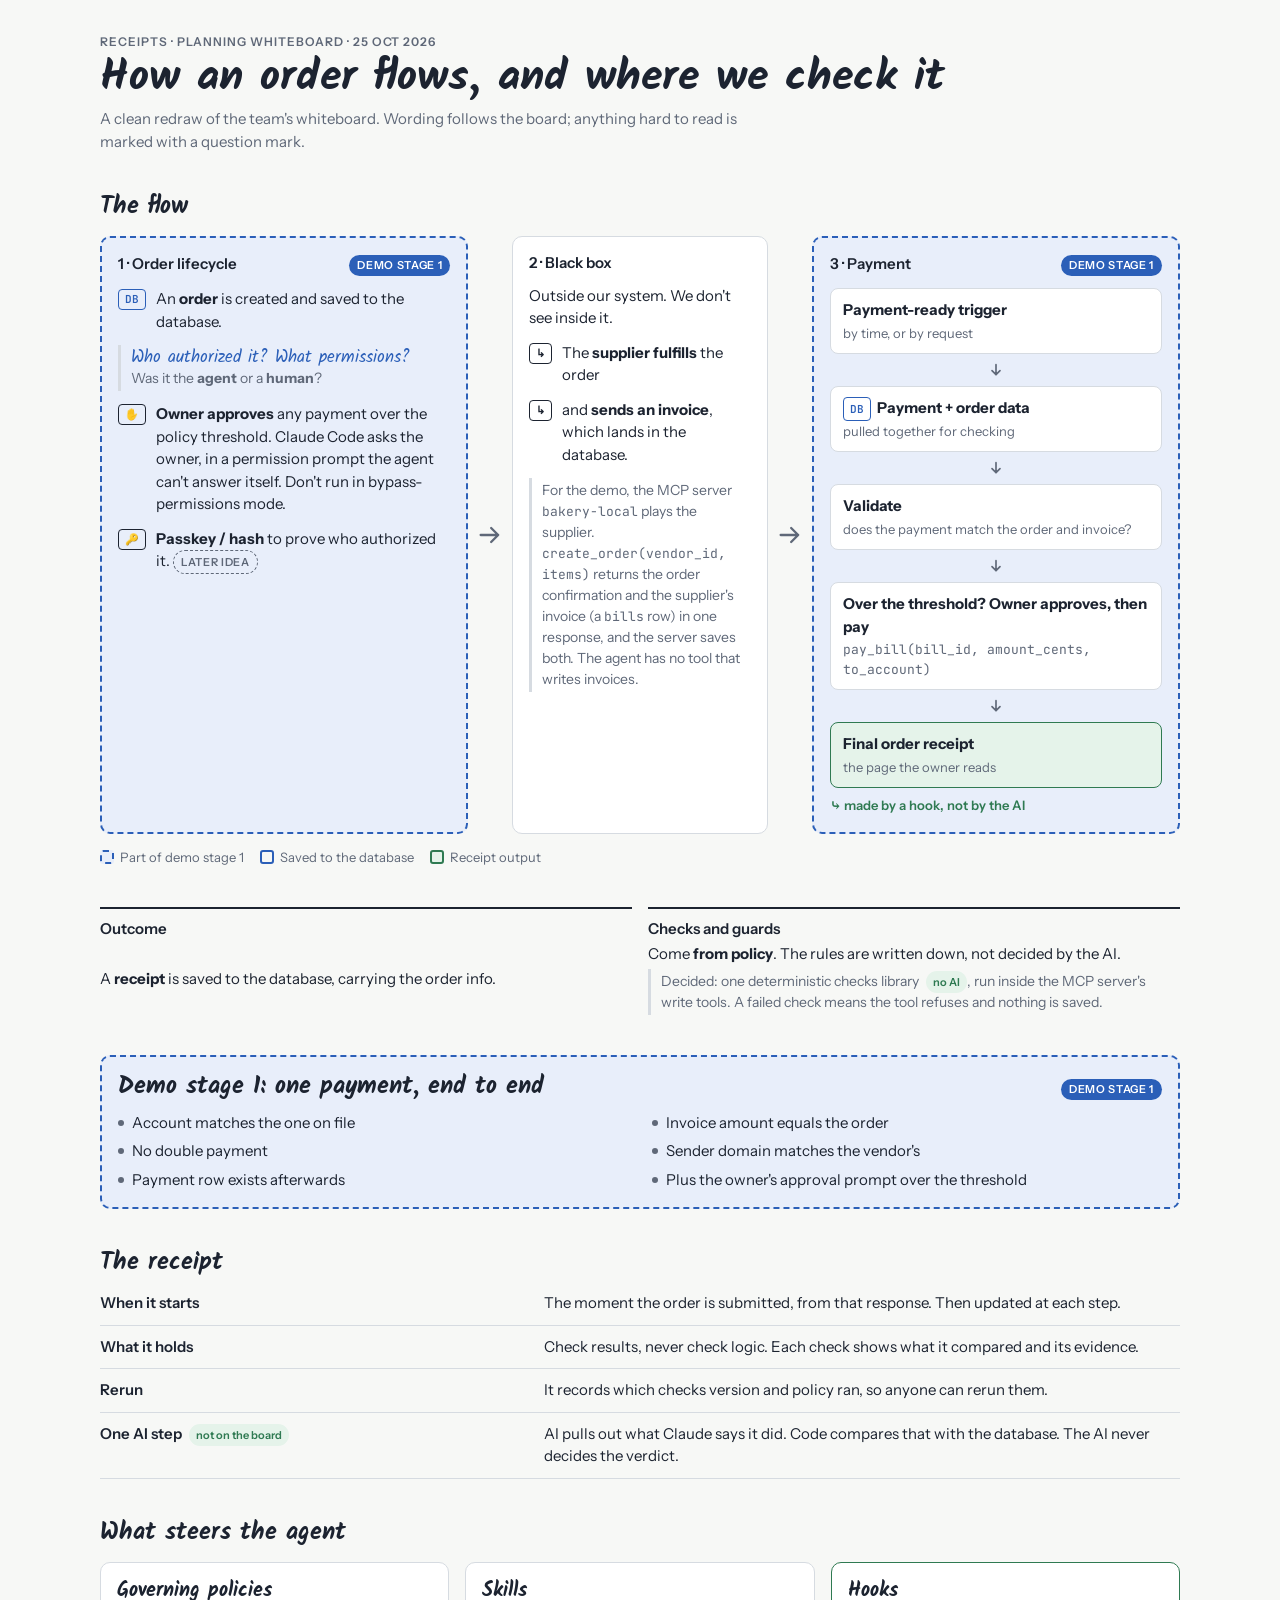
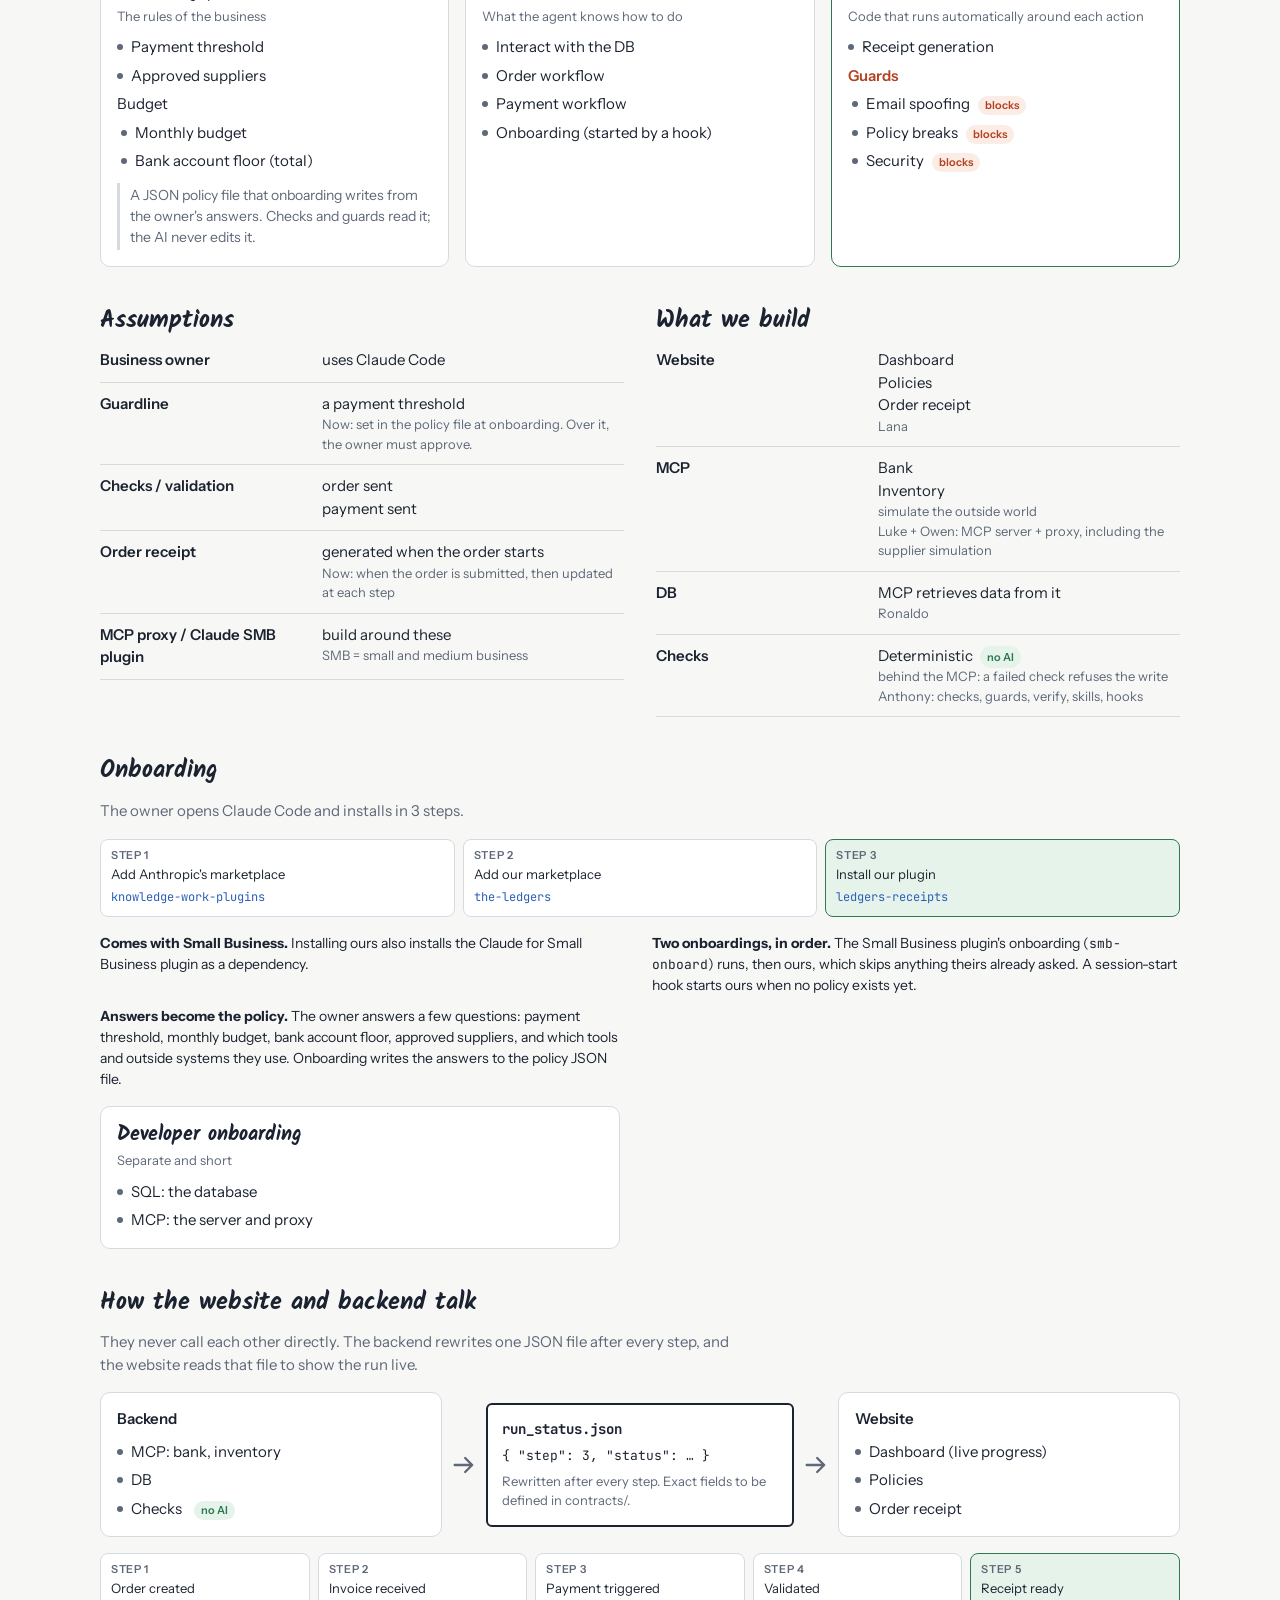
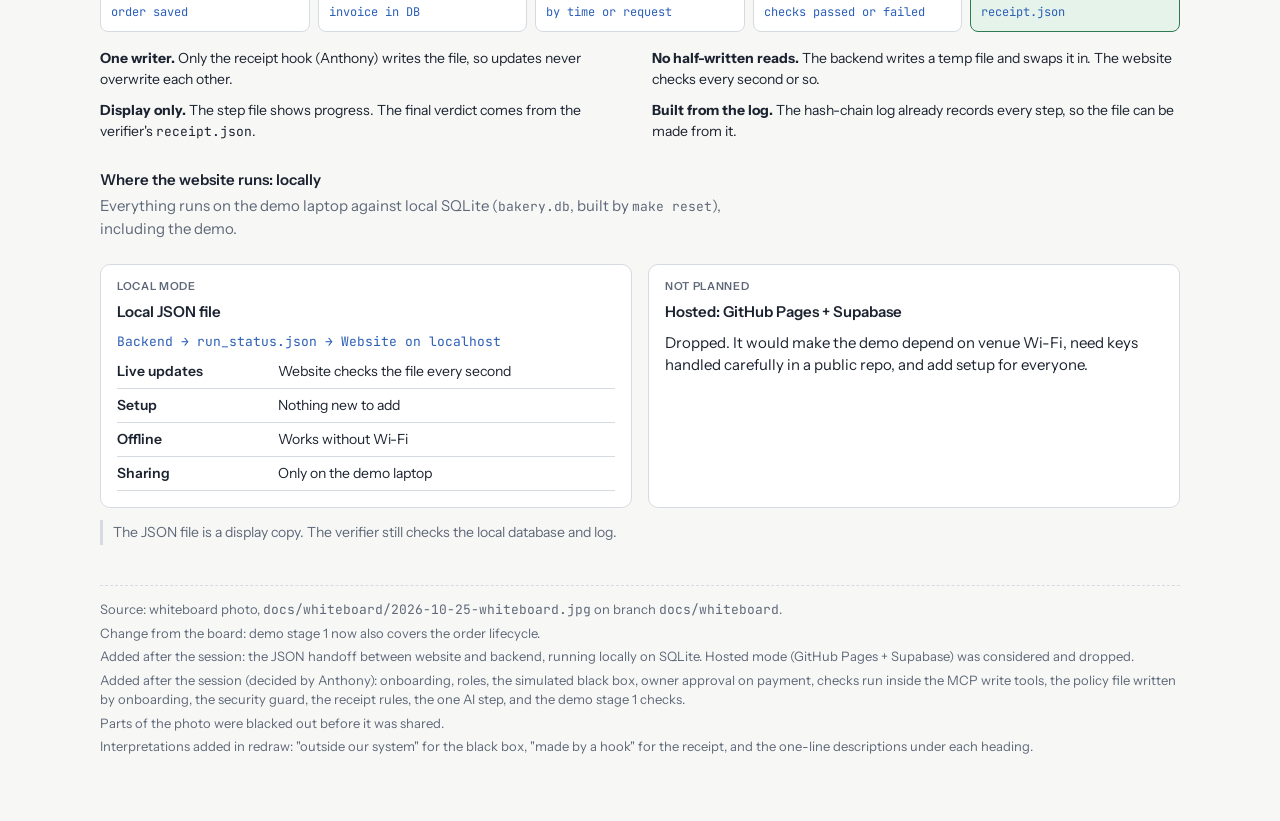
<file: docs/whiteboard/2026-10-25-flow.html>
<!doctype html>
<html lang="en">
<meta charset="utf-8">
<meta name="viewport" content="width=device-width, initial-scale=1, viewport-fit=cover">
<title>Receipts Whiteboard Flow</title>
<meta name="claude:viewport-fit-sides" content="cover">
<link rel="stylesheet" href="https://fonts.googleapis.com/css2?family=Instrument+Sans:wght@400;500;600;700&family=Kalam:wght@400;700&family=JetBrains+Mono:wght@400&display=swap">
<style>
/* Layout: whiteboard redrawn as one left-to-right flow, then a three-column "rules" band, then assumptions + build list. Stacks to one column on phones. */
:root{
  --board:#f7f8f6; --card:#ffffff; --ink:#1c2330; --muted:#5f6878; --rule:#d6dbe1;
  --marker:#2b5fb8; --marker-bg:#e8eefa; --guard:#b3401f; --guard-bg:#fbece6; --hook:#2f7a52; --hook-bg:#e5f3ea;
  --display:"Kalam","Comic Sans MS","Chalkboard SE",cursive;
  --sans:"Instrument Sans",system-ui,-apple-system,"Segoe UI",sans-serif;
  --mono:"JetBrains Mono",ui-monospace,Menlo,monospace;
}
@media (prefers-color-scheme: dark){:root:not([data-theme="light"]){
  --board:#13171d; --card:#1b2028; --ink:#e6e9ee; --muted:#9ba4b3; --rule:#2d343e;
  --marker:#86aef0; --marker-bg:#1c2a42; --guard:#f0947a; --guard-bg:#3a1f17; --hook:#74c99a; --hook-bg:#163024; color-scheme:dark}}
:root[data-theme="dark"]{
  --board:#13171d; --card:#1b2028; --ink:#e6e9ee; --muted:#9ba4b3; --rule:#2d343e;
  --marker:#86aef0; --marker-bg:#1c2a42; --guard:#f0947a; --guard-bg:#3a1f17; --hook:#74c99a; --hook-bg:#163024; color-scheme:dark}
*{box-sizing:border-box}
body{background:var(--board);color:var(--ink);font:15px/1.5 var(--sans);
  padding-left:max(16px,env(safe-area-inset-left,0px));padding-right:max(16px,env(safe-area-inset-right,0px));padding-block:28px 56px}
.wrap{max-width:1080px;margin:0 auto;display:grid;gap:40px}
header{display:grid;gap:6px}
.eyebrow{font:600 12px/1 var(--sans);letter-spacing:.08em;text-transform:uppercase;color:var(--muted)}
h1{font:700 clamp(30px,5vw,44px)/1.1 var(--display);margin:0;text-wrap:balance}
h2{font:700 24px/1.2 var(--display);margin:0 0 14px;text-wrap:balance}
h3{font:600 15px/1.3 var(--sans);margin:0}
p{margin:0;max-width:65ch}
.lede{color:var(--muted)}
.scribble{font-family:var(--display);color:var(--marker);font-size:17px;line-height:1.25}

/* Flow */
.flow{display:flex;align-items:stretch;gap:0}
.arrow{flex:0 0 44px;display:grid;place-items:center;color:var(--muted)}
.arrow svg{width:28px;height:28px}
.stage{flex:1 1 0;min-width:0;background:var(--card);border:1.5px solid var(--rule);border-radius:10px;padding:16px;display:grid;gap:12px;align-content:start}
.stage.demo{flex:1.5 1 0;border:2px dashed var(--marker);background:var(--marker-bg)}
.stage-head{display:flex;justify-content:space-between;align-items:baseline;gap:8px;flex-wrap:wrap}
.tag{font:600 11px/1 var(--sans);letter-spacing:.06em;text-transform:uppercase;padding:5px 8px;border-radius:999px;background:var(--marker);color:var(--card)}
.step{display:flex;gap:10px;align-items:flex-start}
.dot{flex:0 0 auto;font:600 11px/1 var(--mono);border:1.5px solid var(--ink);border-radius:4px;padding:4px 6px;margin-top:1px}
.dot.db{border-color:var(--marker);color:var(--marker)}
.note{border-left:3px solid var(--rule);padding:2px 0 2px 10px;color:var(--muted);font-size:14px}
.sub{display:grid;gap:8px}
.chip{background:var(--card);border:1.5px solid var(--rule);border-radius:8px;padding:10px 12px;display:grid;gap:2px}
.chip small{color:var(--muted);font-size:13px}
.chip.receipt{border-color:var(--hook);background:var(--hook-bg)}
.down{display:grid;place-items:center;color:var(--muted);height:16px}
.down svg{width:16px;height:16px}
.hookline{display:flex;gap:8px;align-items:center;font-size:13px;color:var(--hook);font-weight:600}
.legend{display:flex;gap:16px;flex-wrap:wrap;font-size:13px;color:var(--muted)}
.legend span{display:inline-flex;align-items:center;gap:6px}
.sw{width:14px;height:14px;border-radius:3px;border:2px solid var(--rule);display:inline-block}
.sw.demo{border:2px dashed var(--marker);background:var(--marker-bg)}
.sw.db{border-color:var(--marker)}
.sw.rec{border-color:var(--hook);background:var(--hook-bg)}

/* Under-flow notes */
.outcomes{display:grid;grid-template-columns:repeat(2,minmax(0,1fr));gap:16px}
.outcomes > div{border-top:2px solid var(--ink);padding-top:10px;display:grid;gap:4px}

/* Rules band */
.rules{display:grid;grid-template-columns:repeat(3,minmax(0,1fr));gap:16px}
.col{background:var(--card);border:1.5px solid var(--rule);border-radius:10px;padding:16px;display:grid;gap:10px;align-content:start}
.col.hooks{border-color:var(--hook)}
.col h3{font:700 20px/1.2 var(--display)}
.col .kicker{font-size:13px;color:var(--muted);margin-top:-6px}
ul{margin:0;padding:0;list-style:none;display:grid;gap:6px}
li{display:flex;gap:8px;align-items:baseline}
li::before{content:"";flex:0 0 6px;height:6px;border-radius:50%;background:var(--muted);transform:translateY(-2px)}
li ul{margin-top:6px;padding-left:4px}
li.nest{display:block}
li.nest::before{display:none}
.guard{color:var(--guard);font-weight:600}
.pill{font:600 11px/1 var(--sans);padding:4px 7px;border-radius:999px;background:var(--guard-bg);color:var(--guard);white-space:nowrap}

/* Bottom: assumptions + build */
.two{display:grid;grid-template-columns:minmax(0,1fr) minmax(0,1fr);gap:32px}
dl{margin:0;display:grid;gap:10px}
.row{display:grid;grid-template-columns:minmax(110px,40%) minmax(0,1fr);gap:12px;padding-bottom:10px;border-bottom:1px solid var(--rule)}
dt{font-weight:600}
dd{margin:0;color:var(--ink)}
dd small{display:block;color:var(--muted);font-size:13px}
.ai{font:600 11px/1 var(--sans);padding:4px 7px;border-radius:999px;background:var(--hook-bg);color:var(--hook);margin-left:4px;white-space:nowrap}

/* JSON handoff */
.file{flex:0.9 1 0;min-width:0;align-self:center;background:var(--card);border:2px solid var(--ink);border-radius:6px;padding:14px;display:grid;gap:6px;font-family:var(--mono);font-size:13px}
.file b{font-size:14px}
.file small{font-family:var(--sans);color:var(--muted);font-size:13px}
.steps{counter-reset:s;list-style:none;margin:16px 0 0;padding:0;display:grid;grid-template-columns:repeat(5,minmax(0,1fr));gap:8px}
.steps li{counter-increment:s;display:grid;gap:4px;background:var(--card);border:1.5px solid var(--rule);border-radius:8px;padding:10px;font-size:13px}
.steps li::before{content:"Step " counter(s);width:auto;height:auto;background:none;border-radius:0;transform:none;font:600 11px/1 var(--sans);letter-spacing:.06em;text-transform:uppercase;color:var(--muted)}
.steps li.final{border-color:var(--hook);background:var(--hook-bg)}
.steps code{font-size:12px;color:var(--marker)}
.rulesmall{margin-top:16px;display:grid;grid-template-columns:repeat(2,minmax(0,1fr));gap:10px 24px}
.rulesmall p{font-size:14px}
.options{margin-top:24px;display:grid;grid-template-columns:repeat(2,minmax(0,1fr));gap:16px}
.opt{background:var(--card);border:1.5px solid var(--rule);border-radius:10px;padding:16px;display:grid;gap:10px;align-content:start}
.opt .path{font:13px/1.5 var(--mono);color:var(--marker);overflow-wrap:anywhere}
.opt dl{gap:6px}
.opt .row{grid-template-columns:minmax(80px,30%) minmax(0,1fr);padding-bottom:6px;font-size:14px}
.optlabel{font:600 11px/1 var(--sans);letter-spacing:.06em;text-transform:uppercase;color:var(--muted)}

/* Added after the session: onboarding, demo stage 1 callout, receipt */
.later{font:600 11px/1 var(--sans);letter-spacing:.06em;text-transform:uppercase;padding:4px 7px;border-radius:999px;border:1.5px dashed var(--muted);color:var(--muted);white-space:nowrap}
.steps.three{grid-template-columns:repeat(3,minmax(0,1fr))}
.callout{background:var(--marker-bg);border:2px dashed var(--marker);border-radius:10px;padding:16px;display:grid;gap:10px}
.callout ul{grid-template-columns:repeat(2,minmax(0,1fr));gap:6px 24px}
code{font-family:var(--mono);font-size:13px;overflow-wrap:anywhere}

footer{font-size:13px;color:var(--muted);border-top:1px dashed var(--rule);padding-top:14px;display:grid;gap:4px}

@media (max-width:860px){
  .flow{flex-direction:column}
  .arrow{flex-basis:36px}
  .arrow svg{transform:rotate(90deg)}
  .rules,.two,.outcomes,.rulesmall,.options{grid-template-columns:minmax(0,1fr)}
  .steps,.steps.three{grid-template-columns:repeat(2,minmax(0,1fr))}
  .callout ul{grid-template-columns:minmax(0,1fr)}
}
</style>

<div class="wrap">
  <header>
    <span class="eyebrow">Receipts · Planning whiteboard · 25 Oct 2026</span>
    <h1>How an order flows, and where we check it</h1>
    <p class="lede">A clean redraw of the team's whiteboard. Wording follows the board; anything hard to read is marked with a question mark.</p>
  </header>

  <section aria-labelledby="flow-h">
    <h2 id="flow-h">The flow</h2>
    <div class="flow">
      <div class="stage demo">
        <div class="stage-head"><h3>1 · Order lifecycle</h3><span class="tag">Demo stage 1</span></div>
        <div class="step"><span class="dot db">DB</span><p>An <b>order</b> is created and saved to the database.</p></div>
        <div class="note">
          <span class="scribble">Who authorized it? What permissions?</span><br>
          Was it the <b>agent</b> or a <b>human</b>?
        </div>
        <div class="step"><span class="dot">✋</span><p><b>Owner approves</b> any payment over the policy threshold. Claude Code asks the owner, in a permission prompt the agent can't answer itself. Don't run in bypass-permissions mode.</p></div>
        <div class="step"><span class="dot">🔑</span><p><b>Passkey / hash</b> to prove who authorized it. <span class="later">later idea</span></p></div>
      </div>

      <div class="arrow" aria-hidden="true"><svg viewBox="0 0 24 24" fill="none" stroke="currentColor" stroke-width="2" stroke-linecap="round" stroke-linejoin="round"><path d="M4 12h15M13 6l6 6-6 6"/></svg></div>

      <div class="stage">
        <div class="stage-head"><h3>2 · Black box</h3></div>
        <p>Outside our system. We don't see inside it.</p>
        <div class="step"><span class="dot">↳</span><p>The <b>supplier fulfills</b> the order</p></div>
        <div class="step"><span class="dot">↳</span><p>and <b>sends an invoice</b>, which lands in the database.</p></div>
        <div class="note">For the demo, the MCP server <code>bakery-local</code> plays the supplier. <code>create_order(vendor_id, items)</code> returns the order confirmation and the supplier's invoice (a <code>bills</code> row) in one response, and the server saves both. The agent has no tool that writes invoices.</div>
      </div>

      <div class="arrow" aria-hidden="true"><svg viewBox="0 0 24 24" fill="none" stroke="currentColor" stroke-width="2" stroke-linecap="round" stroke-linejoin="round"><path d="M4 12h15M13 6l6 6-6 6"/></svg></div>

      <div class="stage demo">
        <div class="stage-head"><h3>3 · Payment</h3><span class="tag">Demo stage 1</span></div>
        <div class="sub">
          <div class="chip"><b>Payment-ready trigger</b><small>by time, or by request</small></div>
          <div class="down" aria-hidden="true"><svg viewBox="0 0 24 24" fill="none" stroke="currentColor" stroke-width="2.5" stroke-linecap="round" stroke-linejoin="round"><path d="M12 4v15M6 13l6 6 6-6"/></svg></div>
          <div class="chip"><b><span class="dot db" style="margin-right:6px">DB</span>Payment + order data</b><small>pulled together for checking</small></div>
          <div class="down" aria-hidden="true"><svg viewBox="0 0 24 24" fill="none" stroke="currentColor" stroke-width="2.5" stroke-linecap="round" stroke-linejoin="round"><path d="M12 4v15M6 13l6 6 6-6"/></svg></div>
          <div class="chip"><b>Validate</b><small>does the payment match the order and invoice?</small></div>
          <div class="down" aria-hidden="true"><svg viewBox="0 0 24 24" fill="none" stroke="currentColor" stroke-width="2.5" stroke-linecap="round" stroke-linejoin="round"><path d="M12 4v15M6 13l6 6 6-6"/></svg></div>
          <div class="chip"><b>Over the threshold? Owner approves, then pay</b><small><code>pay_bill(bill_id, amount_cents, to_account)</code></small></div>
          <div class="down" aria-hidden="true"><svg viewBox="0 0 24 24" fill="none" stroke="currentColor" stroke-width="2.5" stroke-linecap="round" stroke-linejoin="round"><path d="M12 4v15M6 13l6 6 6-6"/></svg></div>
          <div class="chip receipt"><b>Final order receipt</b><small>the page the owner reads</small></div>
          <div class="hookline">⤷ made by a hook, not by the AI</div>
        </div>
      </div>
    </div>
    <div class="legend" style="margin-top:14px">
      <span><i class="sw demo"></i>Part of demo stage 1</span>
      <span><i class="sw db"></i>Saved to the database</span>
      <span><i class="sw rec"></i>Receipt output</span>
    </div>
  </section>

  <section class="outcomes" aria-label="Notes under the flow">
    <div>
      <h3>Outcome</h3>
      <p>A <b>receipt</b> is saved to the database, carrying the order info.</p>
    </div>
    <div>
      <h3>Checks and guards</h3>
      <p>Come <b>from policy</b>. The rules are written down, not decided by the AI.</p>
      <p class="note">Decided: one deterministic checks library <span class="ai">no AI</span>, run inside the MCP server's write tools. A failed check means the tool refuses and nothing is saved.</p>
    </div>
  </section>

  <section class="callout" aria-labelledby="demo1-h">
    <div class="stage-head"><h2 id="demo1-h" style="margin:0">Demo stage 1: one payment, end to end</h2><span class="tag">Demo stage 1</span></div>
    <ul>
      <li>Account matches the one on file</li>
      <li>Invoice amount equals the order</li>
      <li>No double payment</li>
      <li>Sender domain matches the vendor's</li>
      <li>Payment row exists afterwards</li>
      <li>Plus the owner's approval prompt over the threshold</li>
    </ul>
  </section>

  <section aria-labelledby="receipt-h">
    <h2 id="receipt-h">The receipt</h2>
    <dl>
      <div class="row"><dt>When it starts</dt><dd>The moment the order is submitted, from that response. Then updated at each step.</dd></div>
      <div class="row"><dt>What it holds</dt><dd>Check results, never check logic. Each check shows what it compared and its evidence.</dd></div>
      <div class="row"><dt>Rerun</dt><dd>It records which checks version and policy ran, so anyone can rerun them.</dd></div>
      <div class="row"><dt>One AI step <span class="ai">not on the board</span></dt><dd>AI pulls out what Claude says it did. Code compares that with the database. The AI never decides the verdict.</dd></div>
    </dl>
  </section>

  <section aria-labelledby="rules-h">
    <h2 id="rules-h">What steers the agent</h2>
    <div class="rules">
      <div class="col">
        <h3>Governing policies</h3>
        <p class="kicker">The rules of the business</p>
        <ul><li>Payment threshold</li><li>Approved suppliers</li><li class="nest">Budget
            <ul><li>Monthly budget</li><li>Bank account floor (total)</li></ul></li></ul>
        <p class="note">A JSON policy file that onboarding writes from the owner's answers. Checks and guards read it; the AI never edits it.</p>
      </div>
      <div class="col">
        <h3>Skills</h3>
        <p class="kicker">What the agent knows how to do</p>
        <ul><li>Interact with the DB</li><li>Order workflow</li><li>Payment workflow</li><li>Onboarding (started by a hook)</li></ul>
      </div>
      <div class="col hooks">
        <h3>Hooks</h3>
        <p class="kicker">Code that runs automatically around each action</p>
        <ul>
          <li>Receipt generation</li>
          <li class="nest"><span class="guard">Guards</span>
            <ul><li>Email spoofing <span class="pill">blocks</span></li><li>Policy breaks <span class="pill">blocks</span></li><li>Security <span class="pill">blocks</span></li></ul>
          </li>
        </ul>
      </div>
    </div>
  </section>

  <section class="two">
    <div>
      <h2>Assumptions</h2>
      <dl>
        <div class="row"><dt>Business owner</dt><dd>uses Claude Code</dd></div>
        <div class="row"><dt>Guardline</dt><dd>a payment threshold<small>Now: set in the policy file at onboarding. Over it, the owner must approve.</small></dd></div>
        <div class="row"><dt>Checks / validation</dt><dd>order sent<br>payment sent</dd></div>
        <div class="row"><dt>Order receipt</dt><dd>generated when the order starts<small>Now: when the order is submitted, then updated at each step</small></dd></div>
        <div class="row"><dt>MCP proxy / Claude SMB plugin</dt><dd>build around these<small>SMB = small and medium business</small></dd></div>
      </dl>
    </div>
    <div>
      <h2>What we build</h2>
      <dl>
        <div class="row"><dt>Website</dt><dd>Dashboard<br>Policies<br>Order receipt<small>Lana</small></dd></div>
        <div class="row"><dt>MCP</dt><dd>Bank<br>Inventory<small>simulate the outside world</small><small>Luke + Owen: MCP server + proxy, including the supplier simulation</small></dd></div>
        <div class="row"><dt>DB</dt><dd>MCP retrieves data from it<small>Ronaldo</small></dd></div>
        <div class="row"><dt>Checks</dt><dd>Deterministic <span class="ai">no AI</span><small>behind the MCP: a failed check refuses the write</small><small>Anthony: checks, guards, verify, skills, hooks</small></dd></div>
      </dl>
    </div>
  </section>

  <section aria-labelledby="onboard-h">
    <h2 id="onboard-h">Onboarding</h2>
    <p class="lede">The owner opens Claude Code and installs in 3 steps.</p>
    <ol class="steps three" aria-label="Install steps">
      <li>Add Anthropic's marketplace<code>knowledge-work-plugins</code></li>
      <li>Add our marketplace<code>the-ledgers</code></li>
      <li class="final">Install our plugin<code>ledgers-receipts</code></li>
    </ol>
    <div class="rulesmall">
      <p><b>Comes with Small Business.</b> Installing ours also installs the Claude for Small Business plugin as a dependency.</p>
      <p><b>Two onboardings, in order.</b> The Small Business plugin's onboarding (<code>smb-onboard</code>) runs, then ours, which skips anything theirs already asked. A session-start hook starts ours when no policy exists yet.</p>
      <p><b>Answers become the policy.</b> The owner answers a few questions: payment threshold, monthly budget, bank account floor, approved suppliers, and which tools and outside systems they use. Onboarding writes the answers to the policy JSON file.</p>
    </div>
      <div class="col" style="margin-top:16px;max-width:520px">
        <h3>Developer onboarding</h3>
        <p class="kicker">Separate and short</p>
        <ul><li>SQL: the database</li><li>MCP: the server and proxy</li></ul>
    </div>
  </section>

  <section aria-labelledby="json-h">
    <h2 id="json-h">How the website and backend talk</h2>
    <p class="lede" style="margin-bottom:16px">They never call each other directly. The backend rewrites one JSON file after every step, and the website reads that file to show the run live.</p>
    <div class="flow">
      <div class="stage">
        <div class="stage-head"><h3>Backend</h3></div>
        <ul><li>MCP: bank, inventory</li><li>DB</li><li>Checks <span class="ai">no AI</span></li></ul>
      </div>
      <div class="arrow" aria-hidden="true"><svg viewBox="0 0 24 24" fill="none" stroke="currentColor" stroke-width="2" stroke-linecap="round" stroke-linejoin="round"><path d="M4 12h15M13 6l6 6-6 6"/></svg></div>
      <div class="file">
        <b>run_status.json</b>
        <span>{ "step": 3, "status": … }</span>
        <small>Rewritten after every step. Exact fields to be defined in contracts/.</small>
      </div>
      <div class="arrow" aria-hidden="true"><svg viewBox="0 0 24 24" fill="none" stroke="currentColor" stroke-width="2" stroke-linecap="round" stroke-linejoin="round"><path d="M4 12h15M13 6l6 6-6 6"/></svg></div>
      <div class="stage">
        <div class="stage-head"><h3>Website</h3></div>
        <ul><li>Dashboard (live progress)</li><li>Policies</li><li>Order receipt</li></ul>
      </div>
    </div>
    <ol class="steps" aria-label="When the file is updated">
      <li>Order created<code>order saved</code></li>
      <li>Invoice received<code>invoice in DB</code></li>
      <li>Payment triggered<code>by time or request</code></li>
      <li>Validated<code>checks passed or failed</code></li>
      <li class="final">Receipt ready<code>receipt.json</code></li>
    </ol>
    <div class="rulesmall">
      <p><b>One writer.</b> Only the receipt hook (Anthony) writes the file, so updates never overwrite each other.</p>
      <p><b>No half-written reads.</b> The backend writes a temp file and swaps it in. The website checks every second or so.</p>
      <p><b>Display only.</b> The step file shows progress. The final verdict comes from the verifier's <code>receipt.json</code>.</p>
      <p><b>Built from the log.</b> The hash-chain log already records every step, so the file can be made from it.</p>
    </div>
    <h3 style="margin-top:28px">Where the website runs: locally</h3>
    <p class="lede" style="margin-top:6px">Everything runs on the demo laptop against local SQLite (<code>bakery.db</code>, built by <code>make reset</code>), including the demo.</p>
    <div class="options">
      <div class="opt">
        <span class="optlabel">Local mode</span>
        <h3>Local JSON file</h3>
        <p class="path">Backend → run_status.json → Website on localhost</p>
        <dl>
          <div class="row"><dt>Live updates</dt><dd>Website checks the file every second</dd></div>
          <div class="row"><dt>Setup</dt><dd>Nothing new to add</dd></div>
          <div class="row"><dt>Offline</dt><dd>Works without Wi-Fi</dd></div>
          <div class="row"><dt>Sharing</dt><dd>Only on the demo laptop</dd></div>
        </dl>
      </div>
      <div class="opt">
        <span class="optlabel">Not planned</span>
        <h3>Hosted: GitHub Pages + Supabase</h3>
        <p>Dropped. It would make the demo depend on venue Wi-Fi, need keys handled carefully in a public repo, and add setup for everyone.</p>
      </div>
    </div>
    <p class="note" style="margin-top:12px">The JSON file is a display copy. The verifier still checks the local database and log.</p>
  </section>

  <footer>
    <span>Source: whiteboard photo, <code>docs/whiteboard/2026-10-25-whiteboard.jpg</code> on branch <code>docs/whiteboard</code>.</span>
    <span>Change from the board: demo stage 1 now also covers the order lifecycle.</span>
    <span>Added after the session: the JSON handoff between website and backend, running locally on SQLite. Hosted mode (GitHub Pages + Supabase) was considered and dropped.</span>
    <span>Added after the session (decided by Anthony): onboarding, roles, the simulated black box, owner approval on payment, checks run inside the MCP write tools, the policy file written by onboarding, the security guard, the receipt rules, the one AI step, and the demo stage 1 checks.</span>
    <span>Parts of the photo were blacked out before it was shared.</span>
    <span>Interpretations added in redraw: "outside our system" for the black box, "made by a hook" for the receipt, and the one-line descriptions under each heading.</span>
  </footer>
</div>
</file>
